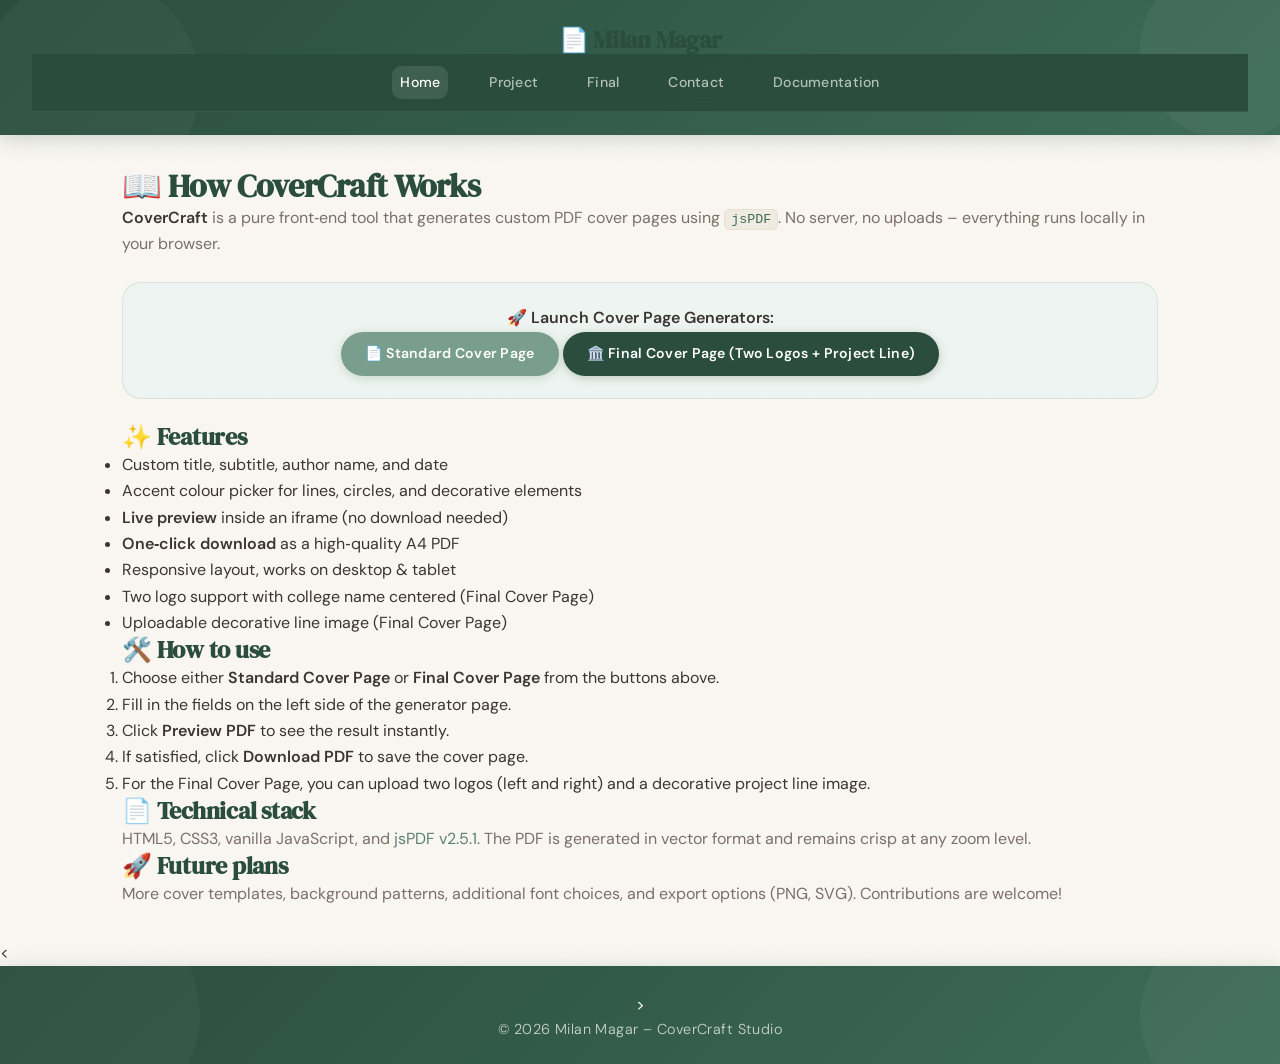
<file: index.html>
<!DOCTYPE html>
<html lang="en">
<head>
  <meta charset="UTF-8">
  <meta name="viewport" content="width=device-width, initial-scale=1.0">
  <title>Documentation | CoverCraft Studio</title>
  <link rel="stylesheet" href="styles.css">
</head>
<body>
<div class="main-header">
  <h2>📄 Milan Magar</h2>
  <div class="nav-bar">
    <nav><a href="index.html">Home</a> <a href="project.html">Project</a> <a href="project2.html">Final</a> <a href="contact.html">Contact</a> <a href="documentation.html">Documentation</a></nav>
  </div>
</div>
<div class="container">
  <h1>📖 How CoverCraft Works</h1>
  <p><strong>CoverCraft</strong> is a pure front‑end tool that generates custom PDF cover pages using <code>jsPDF</code>. No server, no uploads – everything runs locally in your browser.</p>
  
  <div class="links-section">
    <strong>🚀 Launch Cover Page Generators:</strong><br>
    <a href="project.html" class="project-link">📄 Standard Cover Page</a>
    <a href="project2.html" class="project-link final">🏛️ Final Cover Page (Two Logos + Project Line)</a>
  </div>

  <h2>✨ Features</h2>
  <ul>
    <li>Custom title, subtitle, author name, and date</li>
    <li>Accent colour picker for lines, circles, and decorative elements</li>
    <li><strong>Live preview</strong> inside an iframe (no download needed)</li>
    <li><strong>One‑click download</strong> as a high‑quality A4 PDF</li>
    <li>Responsive layout, works on desktop & tablet</li>
    <li>Two logo support with college name centered (Final Cover Page)</li>
    <li>Uploadable decorative line image (Final Cover Page)</li>
  </ul>

  <h2>🛠️ How to use</h2>
  <ol>
    <li>Choose either <strong>Standard Cover Page</strong> or <strong>Final Cover Page</strong> from the buttons above.</li>
    <li>Fill in the fields on the left side of the generator page.</li>
    <li>Click <strong>Preview PDF</strong> to see the result instantly.</li>
    <li>If satisfied, click <strong>Download PDF</strong> to save the cover page.</li>
    <li>For the Final Cover Page, you can upload two logos (left and right) and a decorative project line image.</li>
  </ol>

  <h2>📄 Technical stack</h2>
  <p>HTML5, CSS3, vanilla JavaScript, and <a href="https://github.com/parallax/jsPDF" target="_blank">jsPDF v2.5.1</a>. The PDF is generated in vector format and remains crisp at any zoom level.</p>
  
  <h2>🚀 Future plans</h2>
  <p>More cover templates, background patterns, additional font choices, and export options (PNG, SVG). Contributions are welcome!</p>
</div>
<<div class="main-header">><p class="footer">© 2026 Milan Magar – CoverCraft Studio</p></div>
<script src="shared.js"></script>
</body>
</html>
</file>
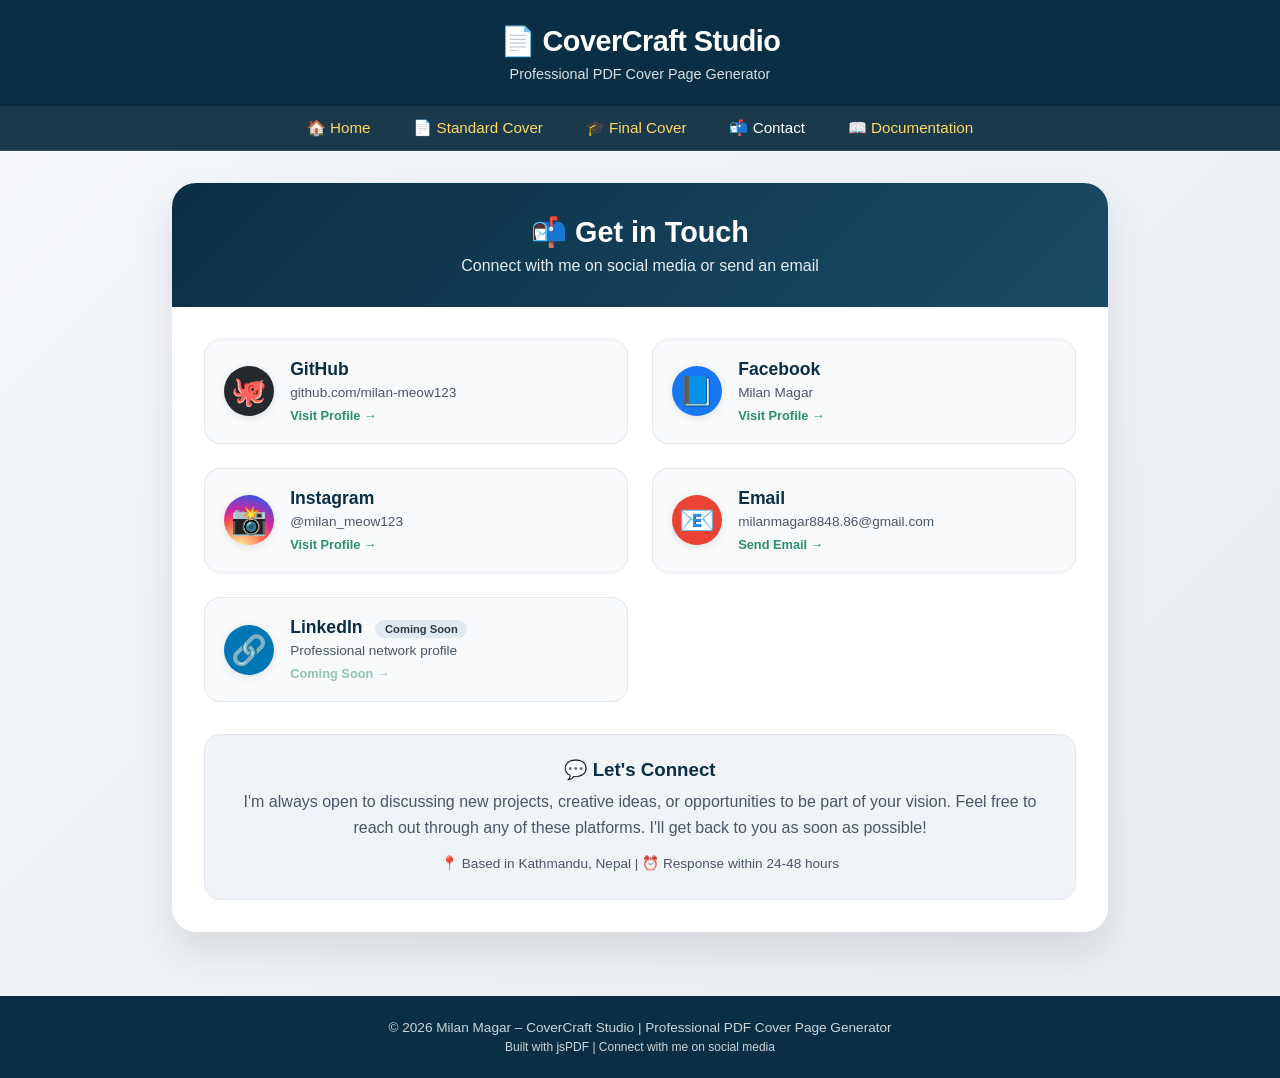
<file: contact.html>
<!DOCTYPE html>
<html lang="en">
<head>
  <meta charset="UTF-8">
  <meta name="viewport" content="width=device-width, initial-scale=1.0">
  <title>Contact | CoverCraft Studio</title>
  <style>
    * {
      margin: 0;
      padding: 0;
      box-sizing: border-box;
    }

    body {
      font-family: 'Inter', -apple-system, BlinkMacSystemFont, 'Segoe UI', Roboto, sans-serif;
      background: linear-gradient(135deg, #f5f7fa 0%, #e9edf2 100%);
      min-height: 100vh;
      display: flex;
      flex-direction: column;
    }

    /* Header Styles */
    .main-header {
      background: linear-gradient(135deg, #0a2f44 0%, #0a2f44 100%);
      color: white;
      padding: 1.5rem 2rem;
      text-align: center;
      box-shadow: 0 4px 15px rgba(0,0,0,0.1);
    }

    .main-header h1 {
      font-size: 1.8rem;
      letter-spacing: -0.5px;
      margin-bottom: 0.5rem;
    }

    .main-header p {
      opacity: 0.85;
      font-size: 0.9rem;
    }

    /* Navigation */
    .nav-bar {
      background: #1a3a4c;
      padding: 0.8rem 2rem;
      text-align: center;
      border-bottom: 1px solid rgba(255,255,255,0.1);
    }

    .nav-bar a {
      color: #ffd966;
      margin: 0 1.2rem;
      text-decoration: none;
      font-weight: 500;
      transition: all 0.3s ease;
      font-size: 0.95rem;
    }

    .nav-bar a:hover {
      color: white;
      text-decoration: underline;
    }

    /* Container */
    .container {
      max-width: 1000px;
      margin: 2rem auto;
      padding: 0 2rem;
      flex: 1;
    }

    /* Contact Card */
    .contact-card {
      background: white;
      border-radius: 1.5rem;
      overflow: hidden;
      box-shadow: 0 20px 40px rgba(0,0,0,0.1);
      margin-bottom: 2rem;
    }

    .contact-header {
      background: linear-gradient(135deg, #0a2f44 0%, #1a4b66 100%);
      color: white;
      padding: 2rem;
      text-align: center;
    }

    .contact-header h2 {
      font-size: 1.8rem;
      margin-bottom: 0.5rem;
    }

    .contact-header p {
      opacity: 0.9;
    }

    .contact-body {
      padding: 2rem;
    }

    /* Social Links Grid */
    .social-grid {
      display: grid;
      grid-template-columns: repeat(auto-fit, minmax(280px, 1fr));
      gap: 1.5rem;
      margin-bottom: 2rem;
    }

    .social-item {
      background: #f8fafc;
      border-radius: 1rem;
      padding: 1.2rem;
      transition: all 0.3s ease;
      border: 1px solid #e2e8f0;
      display: flex;
      align-items: center;
      gap: 1rem;
    }

    .social-item:hover {
      transform: translateY(-3px);
      box-shadow: 0 10px 25px rgba(0,0,0,0.1);
      border-color: transparent;
    }

    .social-icon {
      width: 50px;
      height: 50px;
      background: white;
      border-radius: 50%;
      display: flex;
      align-items: center;
      justify-content: center;
      font-size: 1.8rem;
      box-shadow: 0 2px 8px rgba(0,0,0,0.1);
    }

    .social-info {
      flex: 1;
    }

    .social-info h4 {
      color: #0a2f44;
      margin-bottom: 0.3rem;
      font-size: 1.1rem;
    }

    .social-info p {
      color: #4a5568;
      font-size: 0.85rem;
      word-break: break-all;
    }

    .social-link {
      display: inline-block;
      margin-top: 0.5rem;
      color: #2c8f6e;
      text-decoration: none;
      font-size: 0.8rem;
      font-weight: 600;
      transition: color 0.2s;
    }

    .social-link:hover {
      color: #1f6e54;
      text-decoration: underline;
    }

    /* Icon Colors */
    .github .social-icon { background: #24292e; color: white; }
    .facebook .social-icon { background: #1877f2; color: white; }
    .instagram .social-icon { background: radial-gradient(circle at 30% 110%, #fdf497 0%, #fdf497 5%, #fd5949 45%, #d6249f 60%, #285AEB 90%); color: white; }
    .email .social-icon { background: #ea4335; color: white; }
    .linkedin .social-icon { background: #0077b5; color: white; }

    /* Coming Soon Badge */
    .coming-soon {
      background: #e2e8f0;
      color: #2d3748;
      padding: 0.2rem 0.6rem;
      border-radius: 2rem;
      font-size: 0.7rem;
      font-weight: 600;
      margin-left: 0.5rem;
    }

    /* Info Section */
    .info-section {
      background: #f0f4f8;
      border-radius: 1rem;
      padding: 1.5rem;
      text-align: center;
      border: 1px solid #e2e8f0;
    }

    .info-section h3 {
      color: #0a2f44;
      margin-bottom: 0.5rem;
    }

    .info-section p {
      color: #4a5568;
      line-height: 1.6;
    }

    /* Footer */
    .main-footer {
      background: #0a2f44;
      color: white;
      text-align: center;
      padding: 1.5rem;
      margin-top: auto;
    }

    .main-footer p {
      opacity: 0.8;
      font-size: 0.85rem;
    }

    /* Responsive */
    @media (max-width: 768px) {
      .container {
        padding: 0 1rem;
      }
      .social-grid {
        grid-template-columns: 1fr;
      }
      .nav-bar a {
        margin: 0 0.8rem;
        font-size: 0.85rem;
      }
      .contact-header h2 {
        font-size: 1.4rem;
      }
      .social-item {
        padding: 1rem;
      }
    }
  </style>
</head>
<body>
  <div class="main-header">
    <h1>📄 CoverCraft Studio</h1>
    <p>Professional PDF Cover Page Generator</p>
  </div>
  <div class="nav-bar">
    <a href="index.html">🏠 Home</a>
    <a href="project.html">📄 Standard Cover</a>
    <a href="project2.html">🎓 Final Cover</a>
    <a href="contact.html" style="color: white;">📬 Contact</a>
    <a href="documentation.html">📖 Documentation</a>
  </div>

  <div class="container">
    <div class="contact-card">
      <div class="contact-header">
        <h2>📬 Get in Touch</h2>
        <p>Connect with me on social media or send an email</p>
      </div>
      <div class="contact-body">
        <!-- Social Links Grid -->
        <div class="social-grid">
          <!-- GitHub -->
          <div class="social-item github">
            <div class="social-icon">🐙</div>
            <div class="social-info">
              <h4>GitHub</h4>
              <p>github.com/milan-meow123</p>
              <a href="https://github.com/milan-meow123" class="social-link" target="_blank">Visit Profile →</a>
            </div>
          </div>

          <!-- Facebook -->
          <div class="social-item facebook">
            <div class="social-icon">📘</div>
            <div class="social-info">
              <h4>Facebook</h4>
              <p>Milan Magar</p>
              <a href="https://www.facebook.com/milan.magar.580027" class="social-link" target="_blank">Visit Profile →</a>
            </div>
          </div>

          <!-- Instagram -->
          <div class="social-item instagram">
            <div class="social-icon">📸</div>
            <div class="social-info">
              <h4>Instagram</h4>
              <p>@milan_meow123</p>
              <a href="https://www.instagram.com/milan_meow123/" class="social-link" target="_blank">Visit Profile →</a>
            </div>
          </div>

          <!-- Email -->
          <div class="social-item email">
            <div class="social-icon">📧</div>
            <div class="social-info">
              <h4>Email</h4>
              <p>milanmagar8848.86@gmail.com</p>
              <a href="mailto:milanmagar8848.86@gmail.com" class="social-link">Send Email →</a>
            </div>
          </div>

          <!-- LinkedIn (Coming Soon) -->
          <div class="social-item linkedin">
            <div class="social-icon">🔗</div>
            <div class="social-info">
              <h4>LinkedIn <span class="coming-soon">Coming Soon</span></h4>
              <p>Professional network profile</p>
              <span class="social-link" style="opacity: 0.5;">Coming Soon →</span>
            </div>
          </div>
        </div>

        <!-- Info Section -->
        <div class="info-section">
          <h3>💬 Let's Connect</h3>
          <p>I'm always open to discussing new projects, creative ideas, or opportunities to be part of your vision. Feel free to reach out through any of these platforms. I'll get back to you as soon as possible!</p>
          <p style="margin-top: 0.8rem; font-size: 0.85rem;">📍 Based in Kathmandu, Nepal | ⏰ Response within 24-48 hours</p>
        </div>
      </div>
    </div>
  </div>

  <div class="main-footer">
    <p>© 2026 Milan Magar – CoverCraft Studio | Professional PDF Cover Page Generator</p>
    <p style="font-size: 0.75rem; margin-top: 0.3rem;">Built with jsPDF | Connect with me on social media</p>
  </div>
</body>
</html>
</file>
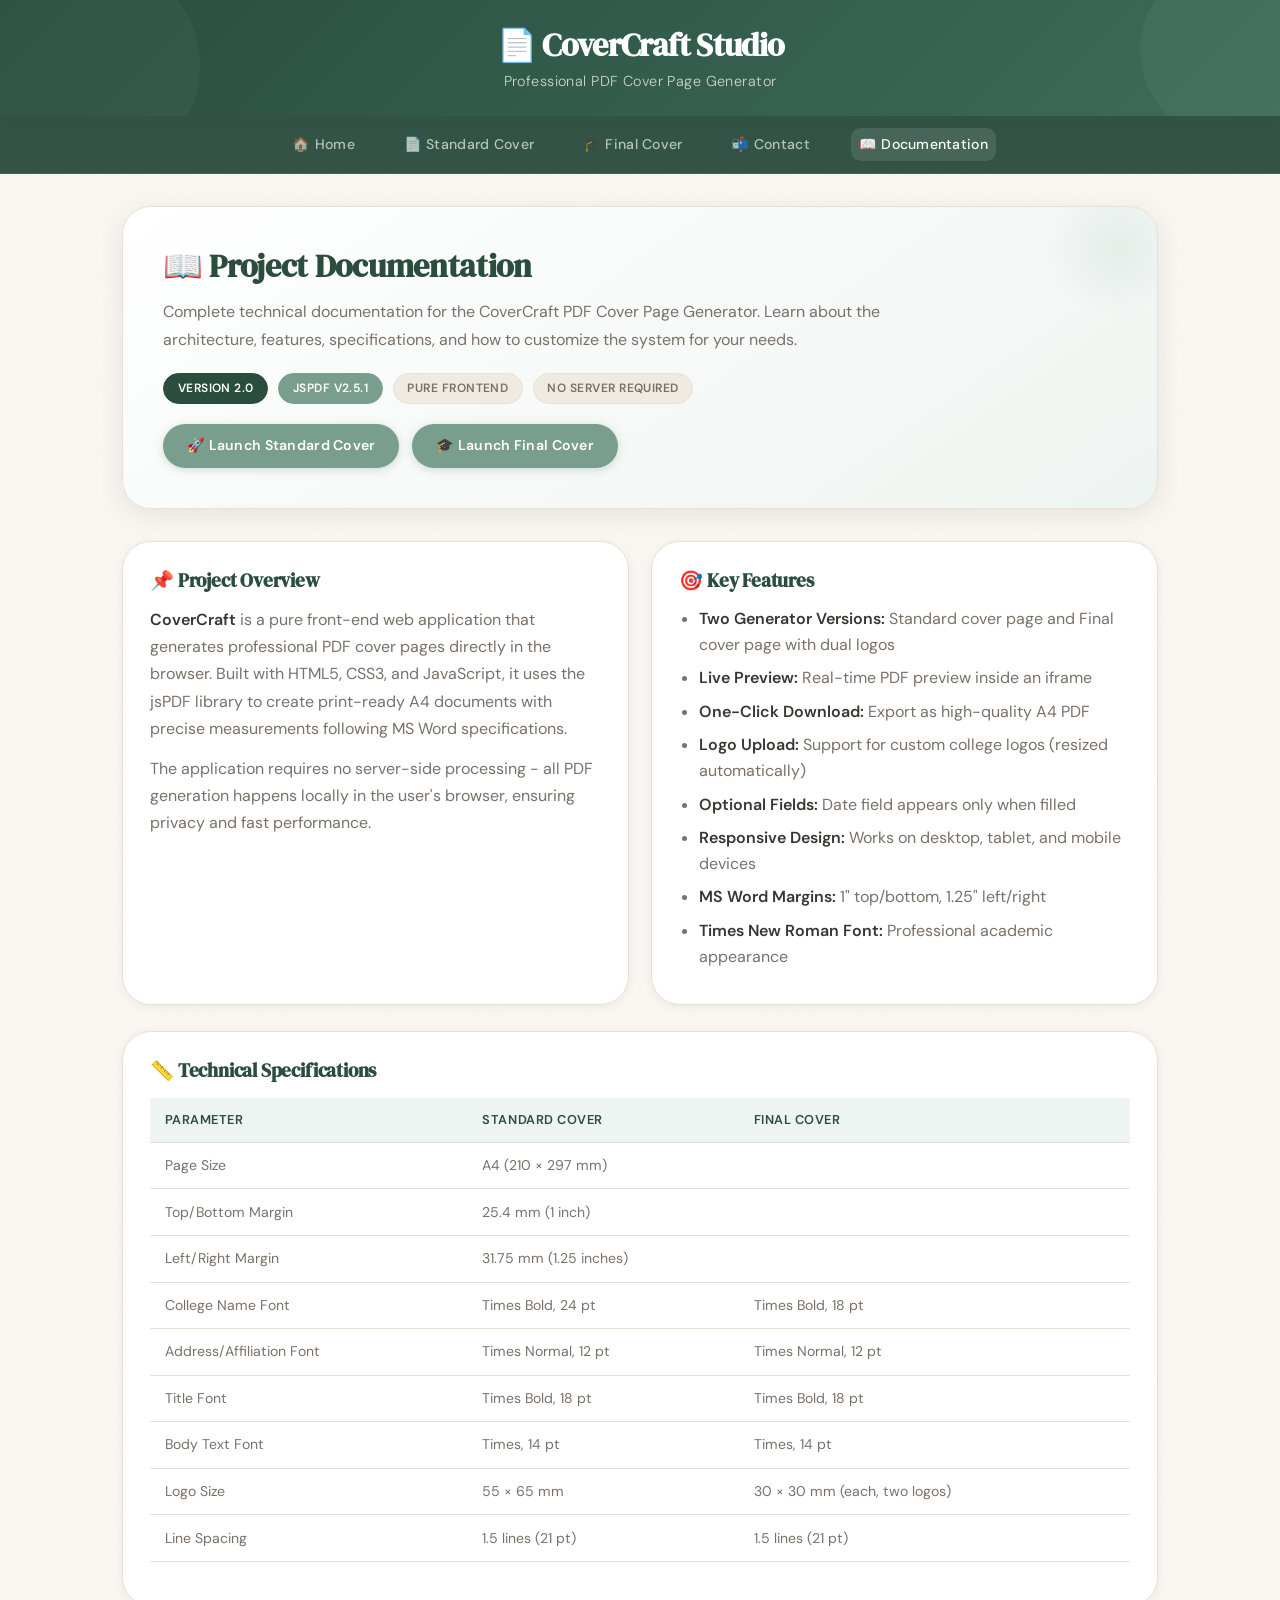
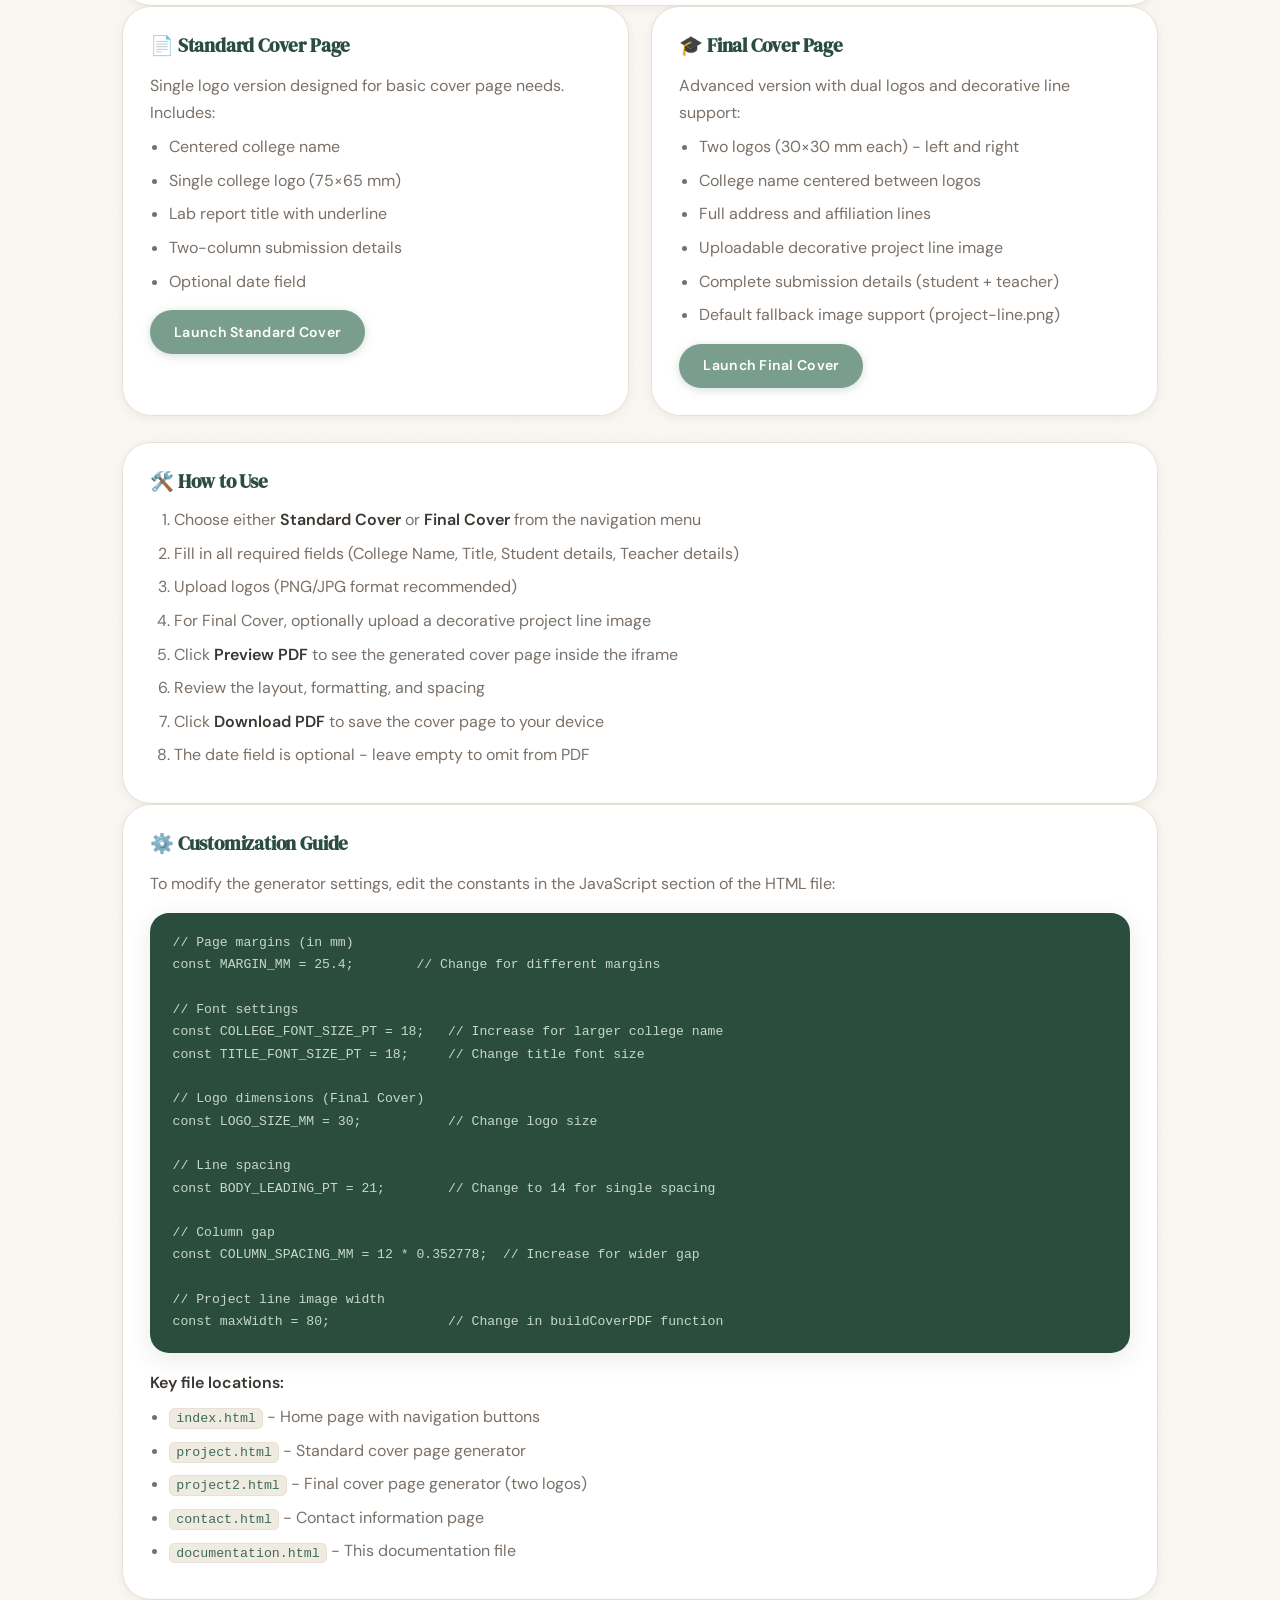
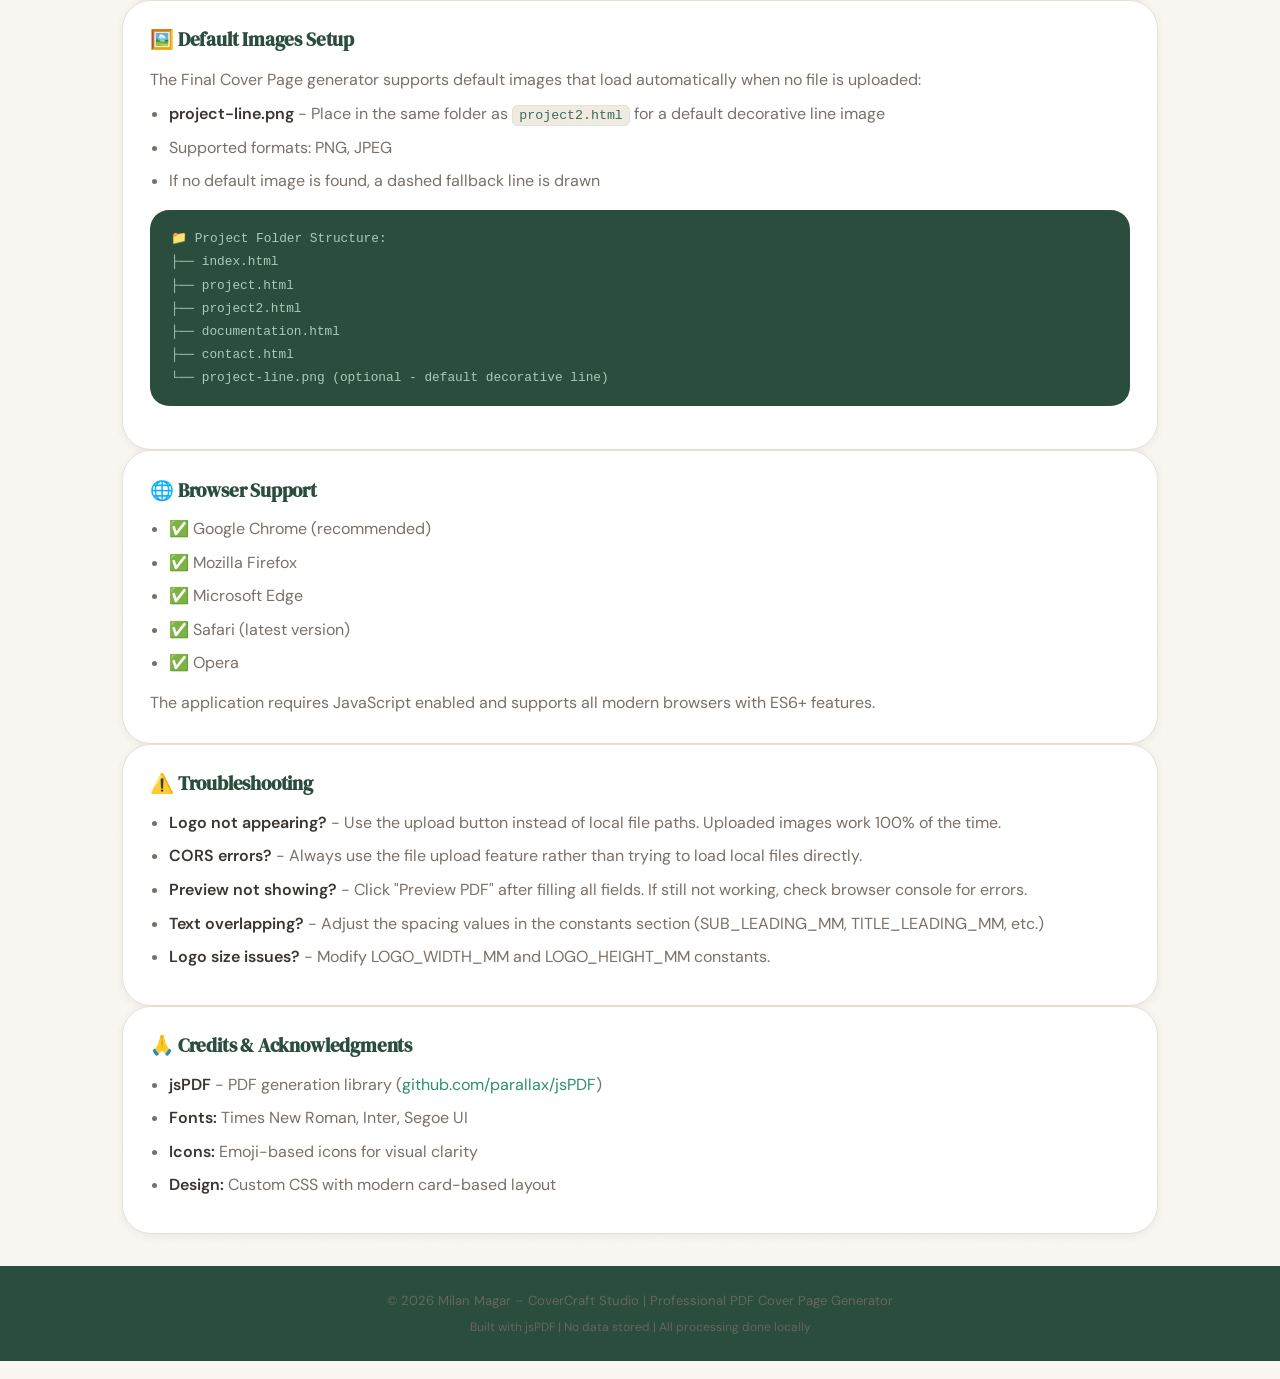
<file: documentation.html>
<!DOCTYPE html>
<html lang="en">
<head>
  <meta charset="UTF-8">
  <meta name="viewport" content="width=device-width, initial-scale=1.0">
  <title>Documentation | CoverCraft Studio</title>
  <link rel="stylesheet" href="styles.css">
</head>
<body>
  <div class="main-header">
    <h1>📄 CoverCraft Studio</h1>
    <p>Professional PDF Cover Page Generator</p>
  </div>
  <div class="nav-bar">
    <a href="index.html">🏠 Home</a>
    <a href="project.html">📄 Standard Cover</a>
    <a href="project2.html">🎓 Final Cover</a>
    <a href="contact.html">📬 Contact</a>
    <a href="documentation.html" style="color: white;">📖 Documentation</a>
  </div>

  <div class="container">
    <!-- Hero Section -->
    <div class="hero-section">
      <h1>📖 Project Documentation</h1>
      <p>Complete technical documentation for the CoverCraft PDF Cover Page Generator. Learn about the architecture, features, specifications, and how to customize the system for your needs.</p>
      <div class="badge-container">
        <span class="badge badge-primary">Version 2.0</span>
        <span class="badge badge-accent">jsPDF v2.5.1</span>
        <span class="badge">Pure Frontend</span>
        <span class="badge">No Server Required</span>
      </div>
      <div class="btn-group">
        <a href="project.html" class="btn">🚀 Launch Standard Cover</a>
        <a href="project2.html" class="btn btn-primary">🎓 Launch Final Cover</a>
      </div>
    </div>

    <!-- Overview Card -->
    <div class="card-grid">
      <div class="card">
        <h3>📌 Project Overview</h3>
        <p><strong>CoverCraft</strong> is a pure front-end web application that generates professional PDF cover pages directly in the browser. Built with HTML5, CSS3, and JavaScript, it uses the jsPDF library to create print-ready A4 documents with precise measurements following MS Word specifications.</p>
        <p style="margin-top: 0.8rem;">The application requires no server-side processing - all PDF generation happens locally in the user's browser, ensuring privacy and fast performance.</p>
      </div>

      <div class="card">
        <h3>🎯 Key Features</h3>
        <ul>
          <li><strong>Two Generator Versions:</strong> Standard cover page and Final cover page with dual logos</li>
          <li><strong>Live Preview:</strong> Real-time PDF preview inside an iframe</li>
          <li><strong>One-Click Download:</strong> Export as high-quality A4 PDF</li>
          <li><strong>Logo Upload:</strong> Support for custom college logos (resized automatically)</li>
          <li><strong>Optional Fields:</strong> Date field appears only when filled</li>
          <li><strong>Responsive Design:</strong> Works on desktop, tablet, and mobile devices</li>
          <li><strong>MS Word Margins:</strong> 1" top/bottom, 1.25" left/right</li>
          <li><strong>Times New Roman Font:</strong> Professional academic appearance</li>
        </ul>
      </div>
    </div>

    <!-- Technical Specifications -->
    <div class="card">
      <h3>📏 Technical Specifications</h3>
      <table class="specs-table">
        <thead>
          <tr><th>Parameter</th><th>Standard Cover</th><th>Final Cover</th></tr>
        </thead>
        <tbody>
          <tr><td>Page Size</td><td colspan="2">A4 (210 × 297 mm)</td></tr>
          <tr><td>Top/Bottom Margin</td><td colspan="2">25.4 mm (1 inch)</td></tr>
          <tr><td>Left/Right Margin</td><td colspan="2">31.75 mm (1.25 inches)</td></tr>
          <tr><td>College Name Font</td><td>Times Bold, 24 pt</td><td>Times Bold, 18 pt</td></tr>
          <tr><td>Address/Affiliation Font</td><td>Times Normal, 12 pt</td><td>Times Normal, 12 pt</td></tr>
          <tr><td>Title Font</td><td>Times Bold, 18 pt</td><td>Times Bold, 18 pt</td></tr>
          <tr><td>Body Text Font</td><td>Times, 14 pt</td><td>Times, 14 pt</td></tr>
          <tr><td>Logo Size</td><td>55 × 65 mm</td><td>30 × 30 mm (each, two logos)</td></tr>
          <tr><td>Line Spacing</td><td>1.5 lines (21 pt)</td><td>1.5 lines (21 pt)</td></tr>
        </tbody>
      </table>
    </div>

    <!-- Generator Versions -->
    <div class="card-grid">
      <div class="card">
        <h3>📄 Standard Cover Page</h3>
        <p>Single logo version designed for basic cover page needs. Includes:</p>
        <ul>
          <li>Centered college name</li>
          <li>Single college logo (75×65 mm)</li>
          <li>Lab report title with underline</li>
          <li>Two-column submission details</li>
          <li>Optional date field</li>
        </ul>
        <div class="btn-group" style="margin-top: 1rem;">
          <a href="project.html" class="btn">Launch Standard Cover</a>
        </div>
      </div>

      <div class="card">
        <h3>🎓 Final Cover Page</h3>
        <p>Advanced version with dual logos and decorative line support:</p>
        <ul>
          <li>Two logos (30×30 mm each) - left and right</li>
          <li>College name centered between logos</li>
          <li>Full address and affiliation lines</li>
          <li>Uploadable decorative project line image</li>
          <li>Complete submission details (student + teacher)</li>
          <li>Default fallback image support (project-line.png)</li>
        </ul>
        <div class="btn-group" style="margin-top: 1rem;">
          <a href="project2.html" class="btn btn-primary">Launch Final Cover</a>
        </div>
      </div>
    </div>

    <!-- How to Use -->
    <div class="card">
      <h3>🛠️ How to Use</h3>
      <ol style="margin-left: 1.5rem; line-height: 1.8;">
        <li>Choose either <strong>Standard Cover</strong> or <strong>Final Cover</strong> from the navigation menu</li>
        <li>Fill in all required fields (College Name, Title, Student details, Teacher details)</li>
        <li>Upload logos (PNG/JPG format recommended)</li>
        <li>For Final Cover, optionally upload a decorative project line image</li>
        <li>Click <strong>Preview PDF</strong> to see the generated cover page inside the iframe</li>
        <li>Review the layout, formatting, and spacing</li>
        <li>Click <strong>Download PDF</strong> to save the cover page to your device</li>
        <li>The date field is optional - leave empty to omit from PDF</li>
      </ol>
    </div>

    <!-- Customization Guide -->
    <div class="card">
      <h3>⚙️ Customization Guide</h3>
      <p>To modify the generator settings, edit the constants in the JavaScript section of the HTML file:</p>
      
      <pre><code>// Page margins (in mm)
const MARGIN_MM = 25.4;        // Change for different margins

// Font settings
const COLLEGE_FONT_SIZE_PT = 18;   // Increase for larger college name
const TITLE_FONT_SIZE_PT = 18;     // Change title font size

// Logo dimensions (Final Cover)
const LOGO_SIZE_MM = 30;           // Change logo size

// Line spacing
const BODY_LEADING_PT = 21;        // Change to 14 for single spacing

// Column gap
const COLUMN_SPACING_MM = 12 * 0.352778;  // Increase for wider gap

// Project line image width
const maxWidth = 80;               // Change in buildCoverPDF function</code></pre>

      <p style="margin-top: 1rem;"><strong>Key file locations:</strong></p>
      <ul>
        <li><code>index.html</code> - Home page with navigation buttons</li>
        <li><code>project.html</code> - Standard cover page generator</li>
        <li><code>project2.html</code> - Final cover page generator (two logos)</li>
        <li><code>contact.html</code> - Contact information page</li>
        <li><code>documentation.html</code> - This documentation file</li>
      </ul>
    </div>

    <!-- Default Images -->
    <div class="card">
      <h3>🖼️ Default Images Setup</h3>
      <p>The Final Cover Page generator supports default images that load automatically when no file is uploaded:</p>
      <ul>
        <li><strong>project-line.png</strong> - Place in the same folder as <code>project2.html</code> for a default decorative line image</li>
        <li>Supported formats: PNG, JPEG</li>
        <li>If no default image is found, a dashed fallback line is drawn</li>
      </ul>
      <div class="code-block">
        📁 Project Folder Structure:<br>
        ├── index.html<br>
        ├── project.html<br>
        ├── project2.html<br>
        ├── documentation.html<br>
        ├── contact.html<br>
        └── project-line.png (optional - default decorative line)
      </div>
    </div>

    <!-- Browser Support -->
    <div class="card">
      <h3>🌐 Browser Support</h3>
      <ul>
        <li>✅ Google Chrome (recommended)</li>
        <li>✅ Mozilla Firefox</li>
        <li>✅ Microsoft Edge</li>
        <li>✅ Safari (latest version)</li>
        <li>✅ Opera</li>
      </ul>
      <p style="margin-top: 0.8rem;">The application requires JavaScript enabled and supports all modern browsers with ES6+ features.</p>
    </div>

    <!-- Troubleshooting -->
    <div class="card">
      <h3>⚠️ Troubleshooting</h3>
      <ul>
        <li><strong>Logo not appearing?</strong> - Use the upload button instead of local file paths. Uploaded images work 100% of the time.</li>
        <li><strong>CORS errors?</strong> - Always use the file upload feature rather than trying to load local files directly.</li>
        <li><strong>Preview not showing?</strong> - Click "Preview PDF" after filling all fields. If still not working, check browser console for errors.</li>
        <li><strong>Text overlapping?</strong> - Adjust the spacing values in the constants section (SUB_LEADING_MM, TITLE_LEADING_MM, etc.)</li>
        <li><strong>Logo size issues?</strong> - Modify LOGO_WIDTH_MM and LOGO_HEIGHT_MM constants.</li>
      </ul>
    </div>

    <!-- Credits -->
    <div class="card">
      <h3>🙏 Credits & Acknowledgments</h3>
      <ul>
        <li><strong>jsPDF</strong> - PDF generation library (<a href="https://github.com/parallax/jsPDF" target="_blank" style="color: #2c8f6e;">github.com/parallax/jsPDF</a>)</li>
        <li><strong>Fonts:</strong> Times New Roman, Inter, Segoe UI</li>
        <li><strong>Icons:</strong> Emoji-based icons for visual clarity</li>
        <li><strong>Design:</strong> Custom CSS with modern card-based layout</li>
      </ul>
    </div>
  </div>

  <div class="main-footer">
    <p>© 2026 Milan Magar – CoverCraft Studio | Professional PDF Cover Page Generator</p>
    <p style="font-size: 0.75rem; margin-top: 0.3rem;">Built with jsPDF | No data stored | All processing done locally</p>
  </div>
  <script src="shared.js"></script>
</body>
</html>
</file>
<file: styles.css>
/* ============================================================
   CoverCraft Studio – Shared Stylesheet
   Theme: Soft Sage · Warm Cream · Gentle Shadows
   Fonts: DM Serif Display (headings) + DM Sans (body)
   ============================================================ */

@import url('https://fonts.googleapis.com/css2?family=DM+Serif+Display:ital@0;1&family=DM+Sans:ital,opsz,wght@0,9..40,300;0,9..40,400;0,9..40,500;0,9..40,600;0,9..40,700;1,9..40,400&display=swap');

/* ── CSS Variables ── */
:root {
  --cream:       #faf7f2;
  --cream-dark:  #f0ebe1;
  --cream-mid:   #e8e0d4;
  --sage:        #7a9e8e;
  --sage-dark:   #5c8070;
  --sage-light:  #a8c4b8;
  --sage-faint:  #eef4f1;
  --moss:        #3d6b5a;
  --forest:      #2a4d3e;
  --clay:        #b87355;
  --clay-light:  #d9a080;
  --text-main:   #3a3530;
  --text-muted:  #7a7068;
  --text-soft:   #a09890;
  --white:       #ffffff;
  --shadow-sm:   0 2px 8px rgba(60,50,40,0.07);
  --shadow-md:   0 6px 24px rgba(60,50,40,0.10);
  --shadow-lg:   0 16px 48px rgba(60,50,40,0.12);
  --radius-sm:   0.6rem;
  --radius-md:   1.2rem;
  --radius-lg:   1.8rem;
  --radius-xl:   2.4rem;
  --transition:  all 0.25s ease;
}

/* ── Reset ── */
*, *::before, *::after {
  margin: 0;
  padding: 0;
  box-sizing: border-box;
}

/* ── Base ── */
html { scroll-behavior: smooth; }

body {
  font-family: 'DM Sans', -apple-system, BlinkMacSystemFont, sans-serif;
  background: var(--cream);
  color: var(--text-main);
  min-height: 100vh;
  display: flex;
  flex-direction: column;
  line-height: 1.65;
  /* Subtle grain texture via SVG filter */
  background-image: url("data:image/svg+xml,%3Csvg xmlns='http://www.w3.org/2000/svg' width='300' height='300'%3E%3Cfilter id='noise'%3E%3CfeTurbulence type='fractalNoise' baseFrequency='0.75' numOctaves='4' stitchTiles='stitch'/%3E%3CfeColorMatrix type='saturate' values='0'/%3E%3C/filter%3E%3Crect width='300' height='300' filter='url(%23noise)' opacity='0.025'/%3E%3C/svg%3E");
}

/* ── Typography ── */
h1, h2, h3, h4 {
  font-family: 'DM Serif Display', Georgia, serif;
  color: var(--forest);
  line-height: 1.2;
  letter-spacing: -0.01em;
}

p { color: var(--text-muted); }

a {
  color: var(--sage-dark);
  text-decoration: none;
  transition: var(--transition);
}
a:hover { color: var(--moss); text-decoration: underline; }

strong { color: var(--text-main); font-weight: 600; }

code {
  font-family: 'JetBrains Mono', 'Fira Code', 'Courier New', monospace;
  background: var(--cream-dark);
  color: var(--moss);
  padding: 0.15em 0.45em;
  border-radius: 0.35rem;
  font-size: 0.83em;
  border: 1px solid var(--cream-mid);
}

pre {
  background: var(--forest);
  color: #c8d8c8;
  padding: 1.2rem 1.4rem;
  border-radius: var(--radius-md);
  overflow-x: auto;
  margin: 1rem 0;
  font-size: 0.82rem;
  line-height: 1.7;
  box-shadow: var(--shadow-md);
}

pre code {
  background: transparent;
  color: #c8d8c8;
  padding: 0;
  border: none;
  font-size: inherit;
}

/* ── Main Header ── */
.main-header {
  background: linear-gradient(135deg, var(--forest) 0%, var(--moss) 100%);
  color: var(--white);
  padding: 1.6rem 2rem 1.4rem;
  text-align: center;
  box-shadow: 0 4px 20px rgba(42,77,62,0.22);
  position: relative;
  overflow: hidden;
}

.main-header::before {
  content: '';
  position: absolute;
  top: -40px; right: -40px;
  width: 180px; height: 180px;
  background: rgba(255,255,255,0.04);
  border-radius: 50%;
}

.main-header::after {
  content: '';
  position: absolute;
  bottom: -60px; left: -20px;
  width: 220px; height: 220px;
  background: rgba(255,255,255,0.03);
  border-radius: 50%;
}

.main-header h1 {
  font-family: 'DM Serif Display', serif;
  font-size: 2rem;
  color: var(--white);
  margin-bottom: 0.35rem;
  letter-spacing: -0.02em;
}

.main-header p {
  color: rgba(255,255,255,0.75);
  font-size: 0.9rem;
  font-weight: 300;
  letter-spacing: 0.03em;
}

/* ── Navigation ── */
.nav-bar {
  background: rgba(42,77,62,0.96);
  backdrop-filter: blur(8px);
  padding: 0.75rem 2rem;
  text-align: center;
  border-bottom: 1px solid rgba(255,255,255,0.08);
  position: sticky;
  top: 0;
  z-index: 100;
}

.nav-bar a {
  color: rgba(255,255,255,0.65);
  margin: 0 0.9rem;
  text-decoration: none;
  font-weight: 500;
  font-size: 0.88rem;
  letter-spacing: 0.02em;
  transition: var(--transition);
  padding: 0.3rem 0.5rem;
  border-radius: var(--radius-sm);
  display: inline-block;
}

.nav-bar a:hover,
.nav-bar a[style*="color: white"],
.nav-bar a.active {
  color: var(--white) !important;
  background: rgba(255,255,255,0.10);
  text-decoration: none;
}

/* ── Container ── */
.container {
  max-width: 1100px;
  margin: 2rem auto;
  padding: 0 2rem;
  flex: 1;
}

/* ── Hero Section ── */
.hero-section {
  background: linear-gradient(145deg, var(--white) 0%, var(--sage-faint) 100%);
  border-radius: var(--radius-lg);
  padding: 2.5rem;
  margin-bottom: 2rem;
  box-shadow: var(--shadow-md);
  border: 1px solid var(--cream-mid);
  position: relative;
  overflow: hidden;
}

.hero-section::after {
  content: '';
  position: absolute;
  top: -30px; right: -30px;
  width: 140px; height: 140px;
  background: radial-gradient(circle, rgba(122,158,142,0.12) 0%, transparent 70%);
  border-radius: 50%;
  pointer-events: none;
}

.hero-section h1 {
  font-size: 2rem;
  margin-bottom: 0.8rem;
  color: var(--forest);
}

.hero-section p {
  color: var(--text-muted);
  line-height: 1.75;
  font-size: 1rem;
  max-width: 720px;
}

/* ── Badges ── */
.badge-container {
  display: flex;
  gap: 0.6rem;
  margin-top: 1.2rem;
  flex-wrap: wrap;
}

.badge {
  background: var(--cream-dark);
  color: var(--text-muted);
  padding: 0.3rem 0.85rem;
  border-radius: 2rem;
  font-size: 0.75rem;
  font-weight: 600;
  letter-spacing: 0.04em;
  text-transform: uppercase;
  border: 1px solid var(--cream-mid);
}

.badge-primary {
  background: var(--forest);
  color: var(--white);
  border-color: var(--forest);
}

.badge-accent {
  background: var(--sage);
  color: var(--white);
  border-color: var(--sage);
}

/* ── Cards ── */
.card-grid {
  display: grid;
  grid-template-columns: repeat(auto-fit, minmax(340px, 1fr));
  gap: 1.4rem;
  margin-bottom: 1.6rem;
}

.card {
  background: var(--white);
  border-radius: var(--radius-lg);
  padding: 1.7rem;
  box-shadow: var(--shadow-sm);
  transition: var(--transition);
  border: 1px solid var(--cream-mid);
}

.card:hover {
  transform: translateY(-4px);
  box-shadow: var(--shadow-lg);
  border-color: var(--sage-light);
}

.card h3 {
  font-size: 1.2rem;
  margin-bottom: 0.9rem;
  color: var(--forest);
  display: flex;
  align-items: center;
  gap: 0.5rem;
}

.card p { color: var(--text-muted); line-height: 1.7; }

.card ul, .card ol {
  margin-left: 1.2rem;
  margin-top: 0.5rem;
  color: var(--text-muted);
}

.card li {
  margin: 0.5rem 0;
  line-height: 1.6;
}

/* ── Buttons ── */
.btn, .btn-group a, .project-link {
  display: inline-flex;
  align-items: center;
  gap: 0.5rem;
  background: var(--sage);
  color: var(--white);
  padding: 0.65rem 1.5rem;
  border-radius: 2rem;
  text-decoration: none;
  font-weight: 600;
  font-size: 0.88rem;
  transition: var(--transition);
  border: none;
  cursor: pointer;
  letter-spacing: 0.02em;
  box-shadow: 0 2px 10px rgba(92,128,112,0.25);
}

.btn:hover, .btn-group a:hover, .project-link:hover {
  background: var(--sage-dark);
  transform: translateY(-2px);
  box-shadow: 0 6px 18px rgba(92,128,112,0.30);
  color: var(--white);
  text-decoration: none;
}

.btn-primary, .project-link.final {
  background: var(--forest);
  box-shadow: 0 2px 10px rgba(42,77,62,0.25);
}

.btn-primary:hover, .project-link.final:hover {
  background: var(--moss);
  box-shadow: 0 6px 18px rgba(42,77,62,0.30);
}

.btn-group {
  display: flex;
  gap: 0.8rem;
  flex-wrap: wrap;
  margin-top: 1.2rem;
}

/* Links section (index.html) */
.links-section {
  margin: 1.5rem 0;
  padding: 1.4rem;
  background: var(--sage-faint);
  border-radius: var(--radius-md);
  text-align: center;
  border: 1px solid rgba(122,158,142,0.2);
}

/* ── Table ── */
.specs-table {
  width: 100%;
  border-collapse: collapse;
  margin: 1rem 0;
  font-size: 0.88rem;
}

.specs-table th, .specs-table td {
  padding: 0.7rem 0.9rem;
  text-align: left;
  border-bottom: 1px solid var(--cream-mid);
  color: var(--text-muted);
}

.specs-table th {
  background: var(--sage-faint);
  color: var(--forest);
  font-weight: 600;
  font-size: 0.8rem;
  text-transform: uppercase;
  letter-spacing: 0.04em;
}

.specs-table tr:hover td { background: var(--cream); }

/* ── Code block (docs) ── */
.code-block {
  background: var(--forest);
  color: #adc8b8;
  padding: 1.1rem 1.3rem;
  border-radius: var(--radius-md);
  font-family: 'JetBrains Mono', 'Fira Code', monospace;
  font-size: 0.8rem;
  overflow-x: auto;
  margin: 1rem 0;
  line-height: 1.8;
}

/* ── Contact page ── */
.contact-card {
  background: var(--white);
  border-radius: var(--radius-xl);
  overflow: hidden;
  box-shadow: var(--shadow-lg);
  margin-bottom: 2rem;
  border: 1px solid var(--cream-mid);
}

.contact-header {
  background: linear-gradient(135deg, var(--forest) 0%, var(--moss) 100%);
  color: var(--white);
  padding: 2rem;
  text-align: center;
}

.contact-header h2 {
  font-family: 'DM Serif Display', serif;
  font-size: 1.8rem;
  color: var(--white);
  margin-bottom: 0.4rem;
}

.contact-header p {
  color: rgba(255,255,255,0.75);
  font-size: 0.92rem;
}

.contact-body { padding: 2rem; }

.social-grid {
  display: grid;
  grid-template-columns: repeat(auto-fit, minmax(270px, 1fr));
  gap: 1.2rem;
  margin-bottom: 1.8rem;
}

.social-item {
  background: var(--cream);
  border-radius: var(--radius-md);
  padding: 1.1rem;
  transition: var(--transition);
  border: 1px solid var(--cream-mid);
  display: flex;
  align-items: center;
  gap: 1rem;
}

.social-item:hover {
  transform: translateY(-3px);
  box-shadow: var(--shadow-md);
  border-color: var(--sage-light);
  background: var(--white);
}

.social-icon {
  width: 48px;
  height: 48px;
  border-radius: 50%;
  display: flex;
  align-items: center;
  justify-content: center;
  font-size: 1.5rem;
  box-shadow: var(--shadow-sm);
  flex-shrink: 0;
}

.social-info { flex: 1; }

.social-info h4 {
  color: var(--forest);
  font-family: 'DM Serif Display', serif;
  font-size: 1rem;
  margin-bottom: 0.2rem;
}

.social-info p {
  color: var(--text-soft);
  font-size: 0.82rem;
  word-break: break-all;
}

.social-link {
  display: inline-block;
  margin-top: 0.35rem;
  color: var(--sage-dark);
  text-decoration: none;
  font-size: 0.78rem;
  font-weight: 600;
  transition: var(--transition);
}

.social-link:hover {
  color: var(--moss);
  text-decoration: underline;
}

.github  .social-icon { background: #24292e; color: white; }
.facebook .social-icon { background: #1877f2; color: white; }
.instagram .social-icon { background: radial-gradient(circle at 30% 110%, #fdf497 0%, #fd5949 45%, #d6249f 60%, #285AEB 90%); color: white; }
.email   .social-icon { background: #ea4335; color: white; }
.linkedin .social-icon { background: #0077b5; color: white; }

.coming-soon {
  background: var(--cream-dark);
  color: var(--text-soft);
  padding: 0.15rem 0.5rem;
  border-radius: 2rem;
  font-size: 0.68rem;
  font-weight: 600;
  margin-left: 0.4rem;
  text-transform: uppercase;
  letter-spacing: 0.04em;
}

.info-section {
  background: var(--sage-faint);
  border-radius: var(--radius-md);
  padding: 1.5rem;
  text-align: center;
  border: 1px solid rgba(122,158,142,0.2);
}

.info-section h3 {
  font-family: 'DM Serif Display', serif;
  color: var(--forest);
  margin-bottom: 0.6rem;
  font-size: 1.15rem;
}

.info-section p { color: var(--text-muted); line-height: 1.7; }

/* ── Generator pages (project.html / project2.html) ── */
.app-card {
  max-width: 1400px;
  margin: 0 auto;
  background: var(--white);
  border-radius: var(--radius-xl);
  box-shadow: var(--shadow-lg);
  overflow: hidden;
  border: 1px solid var(--cream-mid);
}

.header-bar {
  background: linear-gradient(135deg, var(--forest) 0%, var(--moss) 100%);
  color: var(--white);
  padding: 1.2rem 2rem;
  text-align: center;
}

.header-bar h1 {
  font-family: 'DM Serif Display', serif;
  color: var(--white);
  font-size: 1.55rem;
  margin-bottom: 0.3rem;
}

.header-bar p {
  color: rgba(255,255,255,0.7);
  font-size: 0.82rem;
  letter-spacing: 0.02em;
}

.dashboard {
  display: flex;
  flex-wrap: wrap;
  gap: 1.6rem;
  padding: 1.8rem;
}

.form-panel {
  flex: 1.2;
  min-width: 280px;
  background: var(--cream);
  border-radius: var(--radius-lg);
  padding: 1.5rem;
  box-shadow: var(--shadow-sm);
  border: 1px solid var(--cream-mid);
}

.preview-panel {
  flex: 1.8;
  min-width: 380px;
  background: var(--sage-faint);
  border-radius: var(--radius-lg);
  padding: 1rem;
  display: flex;
  flex-direction: column;
  border: 1px solid rgba(122,158,142,0.15);
}

.preview-container {
  background: var(--cream-mid);
  border-radius: var(--radius-md);
  padding: 1rem;
  min-height: 900px;
  display: flex;
  align-items: center;
  justify-content: center;
  flex-direction: column;
}

.preview-container iframe {
  width: 100%;
  height: 900px;
  border: none;
  border-radius: var(--radius-sm);
  background: white;
  box-shadow: var(--shadow-md);
}

.empty-preview {
  text-align: center;
  color: var(--sage-dark);
  background: var(--white);
  padding: 2rem;
  border-radius: var(--radius-md);
  border: 1px dashed var(--sage-light);
  font-size: 0.95rem;
}

/* ── Form Elements ── */
.form-group {
  margin-bottom: 1.1rem;
  display: flex;
  flex-direction: column;
  gap: 0.35rem;
}

.form-group label {
  font-weight: 600;
  color: var(--forest);
  font-size: 0.75rem;
  text-transform: uppercase;
  letter-spacing: 0.06em;
}

.form-group small {
  color: var(--text-soft);
  font-size: 0.75rem;
}

input[type="text"],
input[type="email"],
input[type="file"],
select {
  padding: 0.65rem 0.95rem;
  border: 1.5px solid var(--cream-mid);
  border-radius: var(--radius-sm);
  font-family: 'DM Sans', sans-serif;
  font-size: 0.88rem;
  color: var(--text-main);
  background: var(--white);
  transition: var(--transition);
  outline: none;
}

input[type="text"]:focus,
input[type="email"]:focus,
select:focus {
  border-color: var(--sage);
  box-shadow: 0 0 0 3px rgba(122,158,142,0.12);
}

input[type="file"] {
  padding: 0.5rem 0.75rem;
  background: var(--white);
  cursor: pointer;
}

/* ── Generator Buttons ── */
.btn-row {
  display: flex;
  gap: 0.8rem;
  margin-top: 1.4rem;
  flex-wrap: wrap;
}

.btn-row .btn {
  flex: 1;
  justify-content: center;
  min-width: 130px;
}

.btn-row .btn-primary {
  background: var(--forest);
  box-shadow: 0 2px 10px rgba(42,77,62,0.25);
}

.btn-row .btn-accent {
  background: var(--sage);
  box-shadow: 0 2px 10px rgba(92,128,112,0.25);
}

.btn-row .btn-primary:hover { background: var(--moss); }
.btn-row .btn-accent:hover  { background: var(--sage-dark); }

/* ── Logo Thumbnails ── */
.logo-thumb {
  margin-top: 8px;
  max-width: 90px;
  max-height: 70px;
  border: 1.5px solid var(--cream-mid);
  border-radius: var(--radius-sm);
  padding: 4px;
  background: var(--white);
  display: none;
  box-shadow: var(--shadow-sm);
}

/* ── HR Dividers ── */
hr {
  border: none;
  border-top: 1px solid var(--cream-mid);
  margin: 1rem 0 0.6rem;
}

/* ── Footer ── */
.main-footer, footer {
  background: var(--forest);
  color: rgba(255,255,255,0.65);
  text-align: center;
  padding: 1.4rem;
  margin-top: auto;
  font-size: 0.82rem;
  line-height: 1.8;
}

.main-footer p, footer p { opacity: 0.75; }

footer.page-footer { /* generator pages */
  background: var(--cream-dark);
  color: var(--text-soft);
  border-top: 1px solid var(--cream-mid);
  font-size: 0.76rem;
}

/* ── Address group spacing ── */
.address-group { margin-bottom: 0.6rem; }

/* ── Scroll reveal animation ── */
@keyframes fadeUp {
  from { opacity: 0; transform: translateY(18px); }
  to   { opacity: 1; transform: translateY(0); }
}

.card, .hero-section, .contact-card, .social-item {
  animation: fadeUp 0.45s ease both;
}

.card:nth-child(2) { animation-delay: 0.08s; }
.card:nth-child(3) { animation-delay: 0.14s; }
.card:nth-child(4) { animation-delay: 0.20s; }

/* ── Responsive ── */
@media (max-width: 768px) {
  .container { padding: 0 1rem; }
  .main-header h1 { font-size: 1.5rem; }
  .nav-bar a { margin: 0 0.5rem; font-size: 0.8rem; }
  .hero-section { padding: 1.5rem; }
  .hero-section h1 { font-size: 1.5rem; }
  .card-grid { grid-template-columns: 1fr; }
  .social-grid { grid-template-columns: 1fr; }
  .dashboard { padding: 1rem; gap: 1rem; }
  .preview-container { min-height: 500px; }
  .preview-container iframe { height: 500px; }
  .btn-row .btn { min-width: 100px; }
}

@media (max-width: 480px) {
  .main-header { padding: 1.2rem 1rem; }
  .nav-bar { padding: 0.6rem 1rem; }
  .nav-bar a { margin: 0 0.3rem; font-size: 0.75rem; }
  .contact-header h2 { font-size: 1.4rem; }
  .social-item { padding: 0.9rem; }
}
</file>
